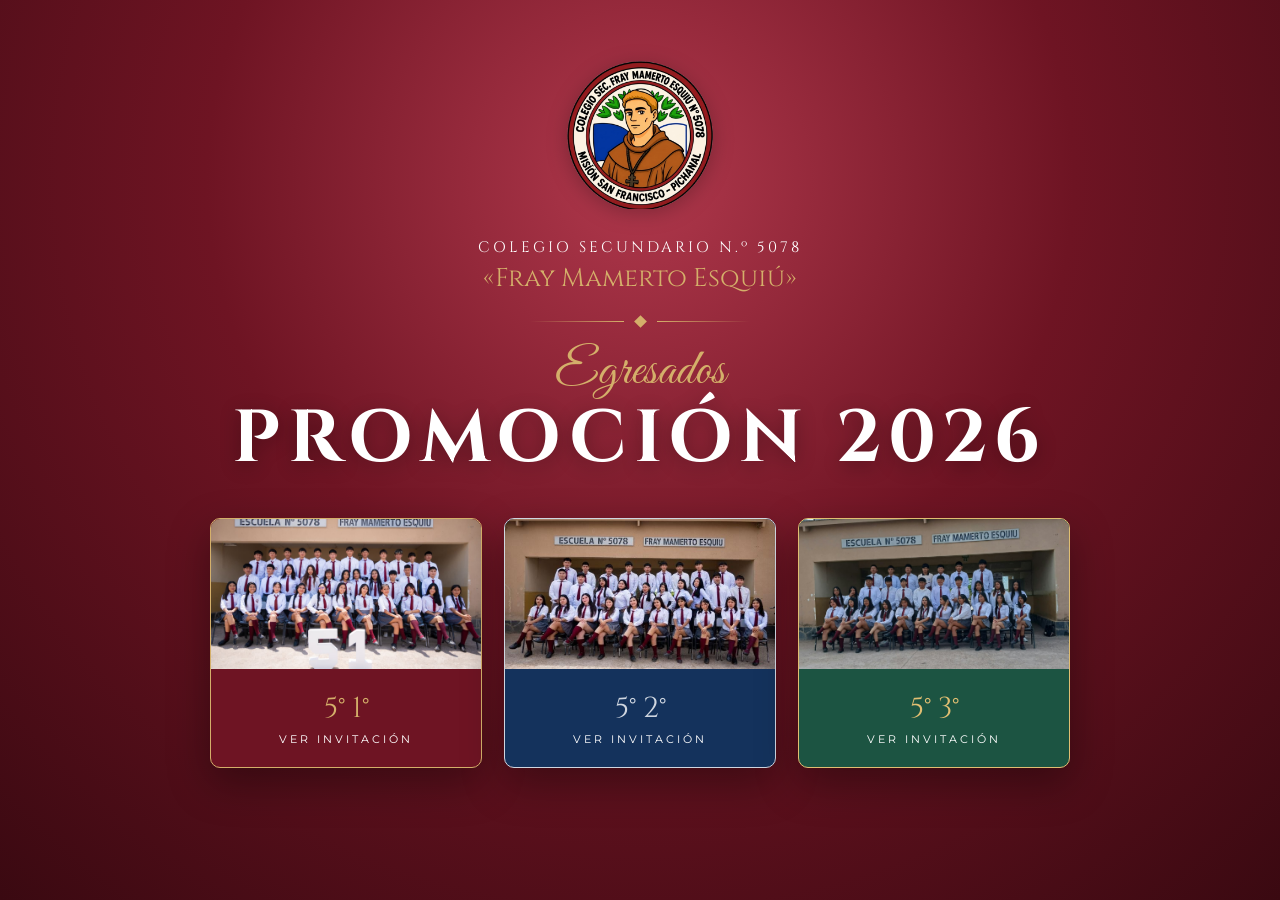
<file: index.html>
<!DOCTYPE html>
<html lang="es">
<head>
<meta charset="UTF-8">
<meta name="viewport" content="width=device-width, initial-scale=1">
<title>Egresados 2026 · Fray Mamerto Esquiú</title>
<link rel="icon" href="assets/logo.png" type="image/png">
<link rel="stylesheet" href="styles.css">
<style>
  body { overflow: auto !important; background: radial-gradient(circle at 50% 20%, #b0384c, #6e1423 45%, #3a0911); min-height: 100vh; color: #fff; }
  .wrap { max-width: 900px; margin: 0 auto; padding: 60px 20px; text-align: center; }
  .grid { display: grid; grid-template-columns: repeat(auto-fit, minmax(230px, 1fr)); gap: 22px; margin-top: 40px; }
  .card { display: block; text-decoration: none; color: #fff; border-radius: 10px; overflow: hidden; box-shadow: 0 15px 40px rgba(0,0,0,.35); transition: transform .3s; background: var(--accent); border: 1px solid var(--gold); }
  .card:hover { transform: translateY(-6px); }
  .card img { width: 100%; height: 150px; object-fit: cover; display: block; }
  .card div { padding: 18px; font-family: "Cinzel", serif; font-size: 1.8rem; color: var(--gold); }
  .card small { display: block; font-family: "Montserrat", sans-serif; font-size: .7rem; letter-spacing: 3px; color: #fff; text-transform: uppercase; }
</style>
</head>
<body>
<div class="wrap">
  <span class="logo-wrap big"><img class="logo" src="assets/logo.png" alt="Logo del colegio"></span>
  <p class="school">Colegio Secundario N.º 5078</p>
  <p class="school-name">«Fray Mamerto Esquiú»</p>
  <div class="divider"><span></span><i></i><span></span></div>
  <p class="script">Egresados</p>
  <h1 class="promo">PROMOCIÓN 2026</h1>
  <div class="grid">
    <a class="card curso-5-1" href="5-1.html"><img src="assets/5-1.jpeg" alt=""><div>5° 1°<small>Ver invitación</small></div></a>
    <a class="card curso-5-2" href="5-2.html"><img src="assets/5-2.jpeg" alt="" style="object-position:center 55%"><div>5° 2°<small>Ver invitación</small></div></a>
    <a class="card curso-5-3" href="5-3.html"><img src="assets/5-3.jpeg" alt=""><div>5° 3°<small>Ver invitación</small></div></a>
  </div>
</div>
</body>
</html>
</file>
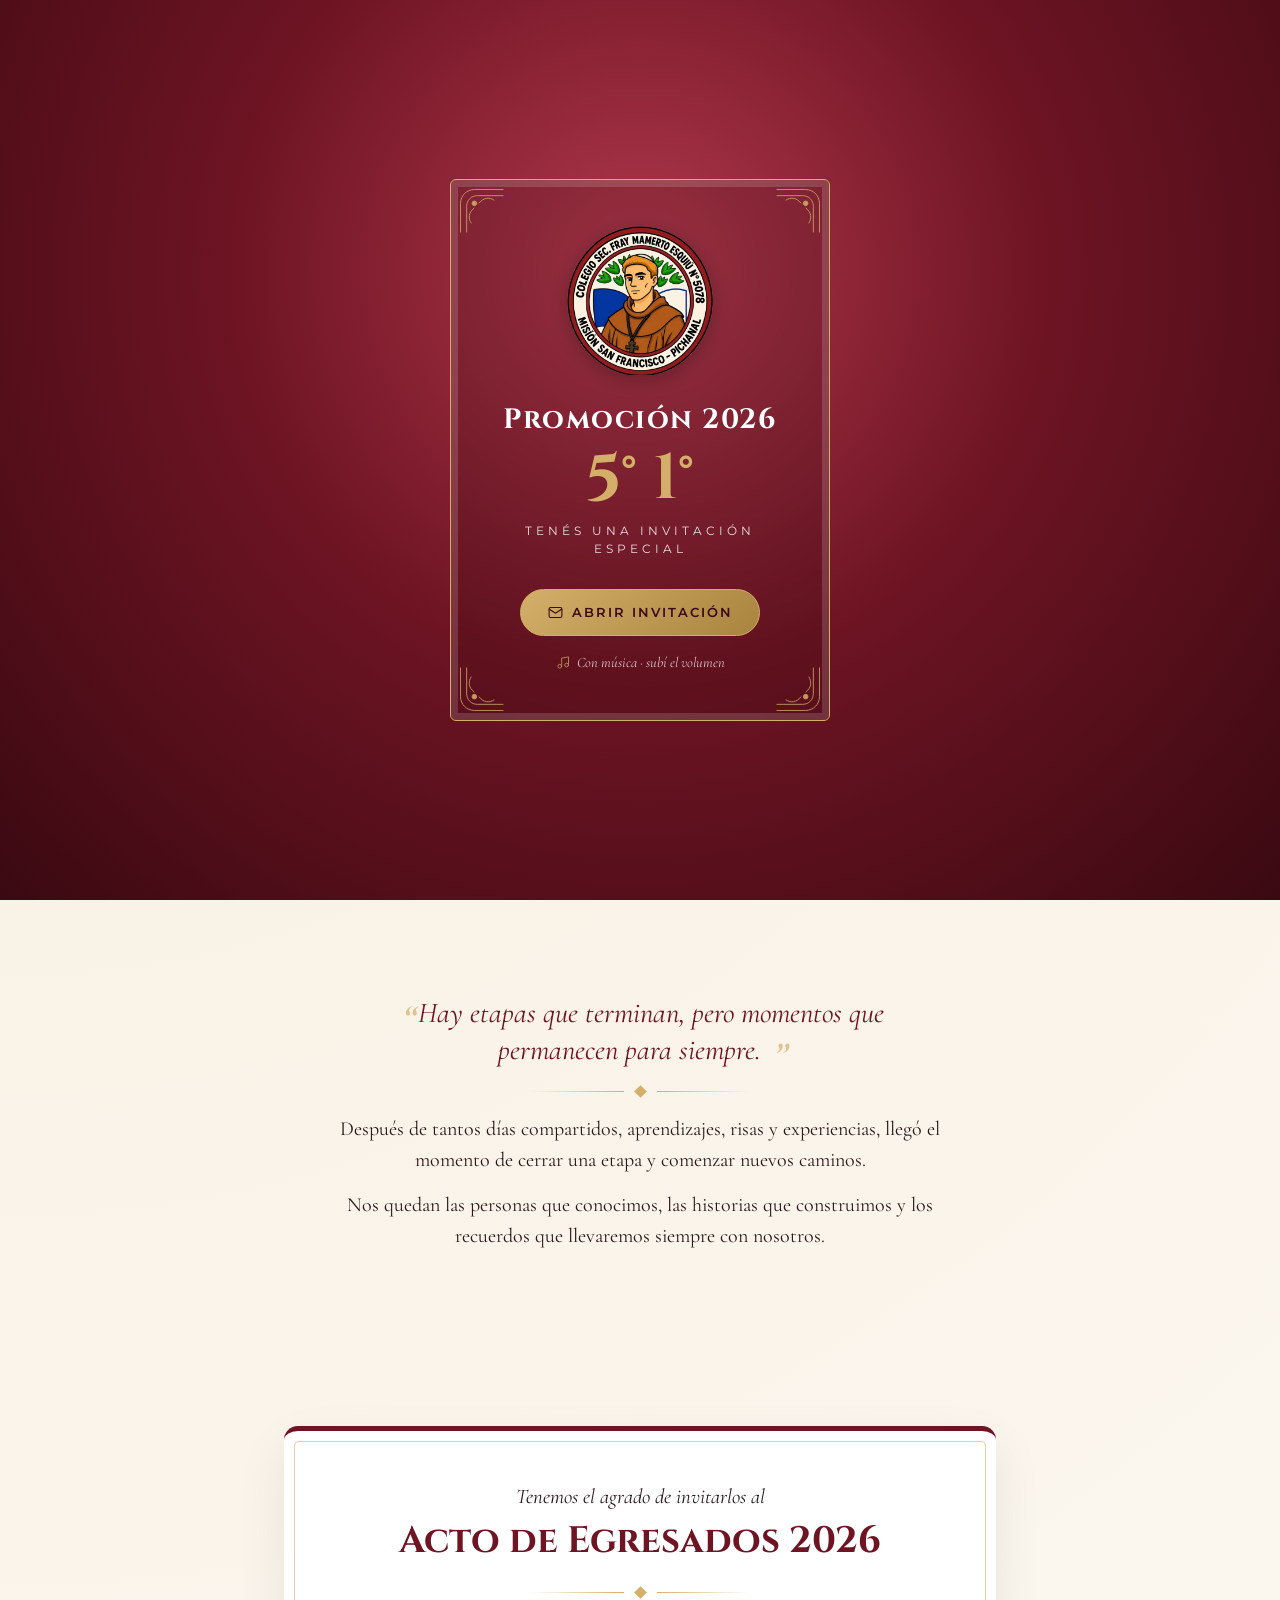
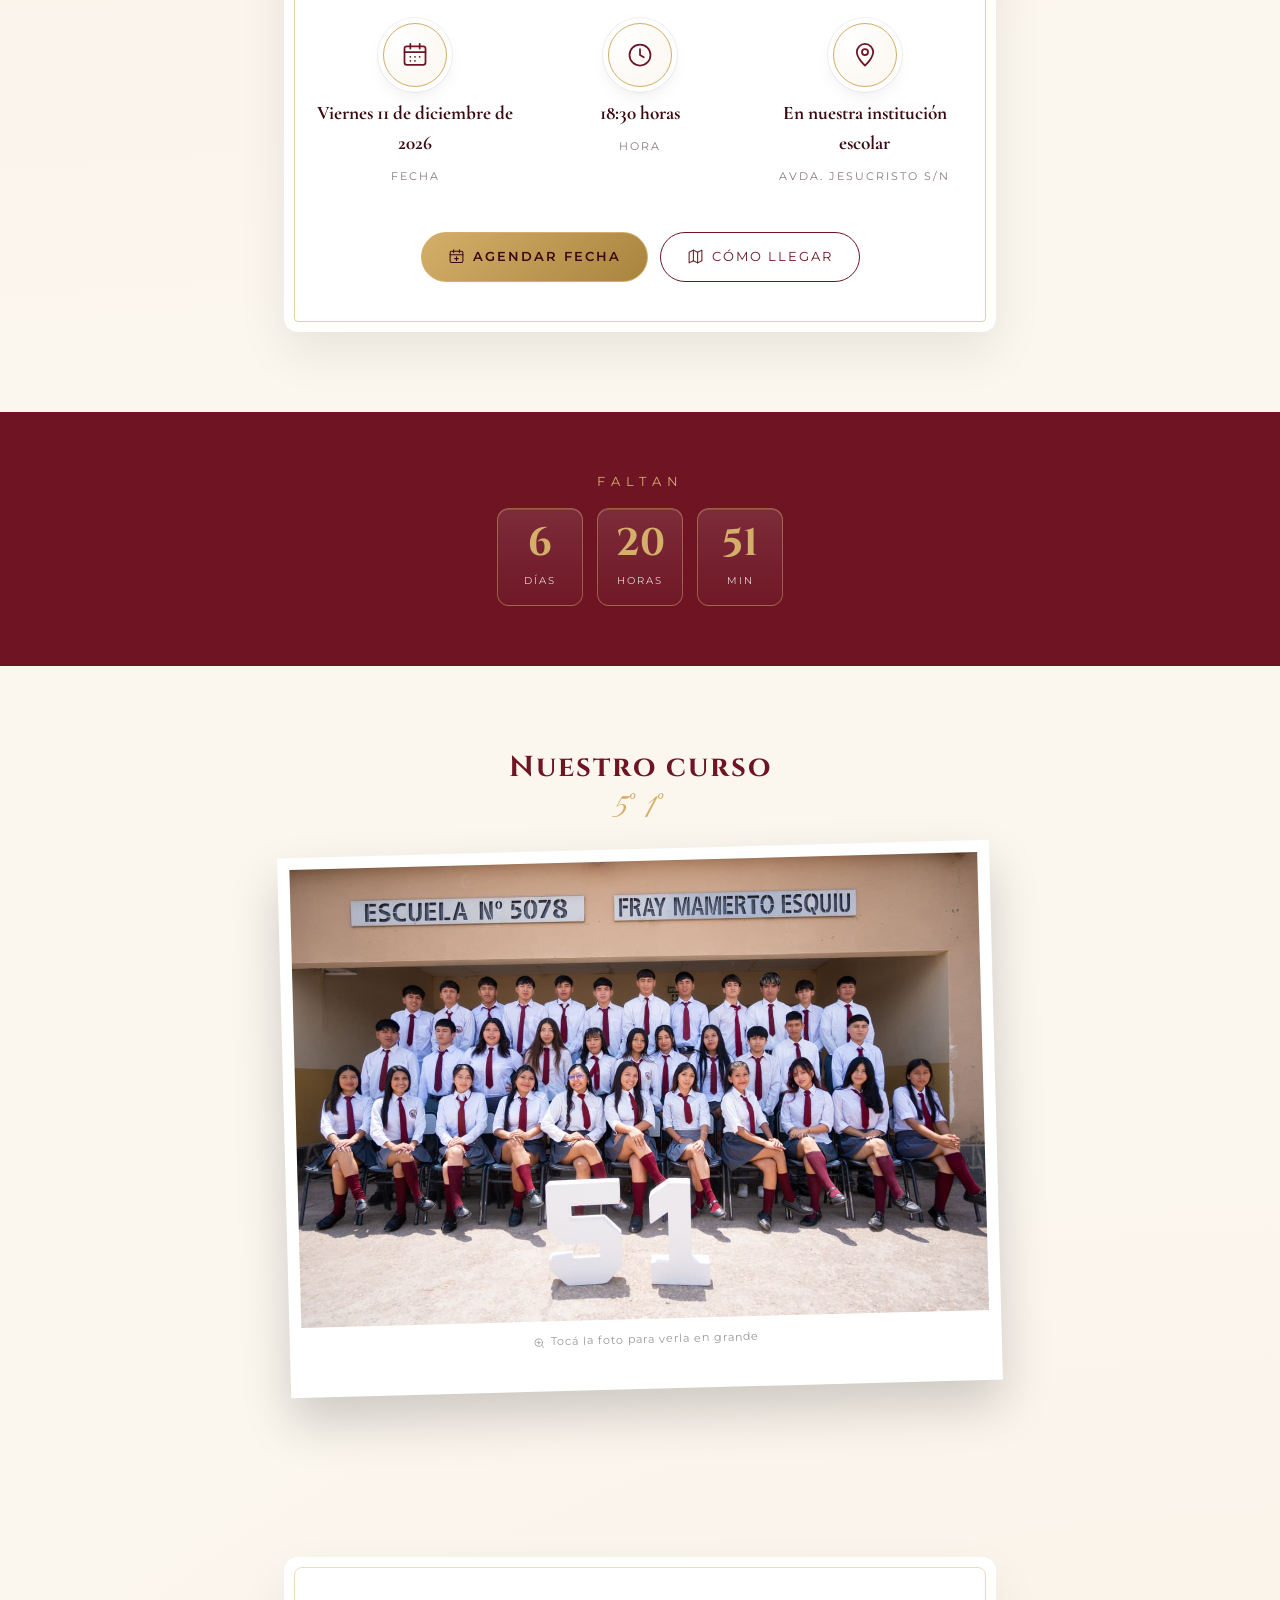
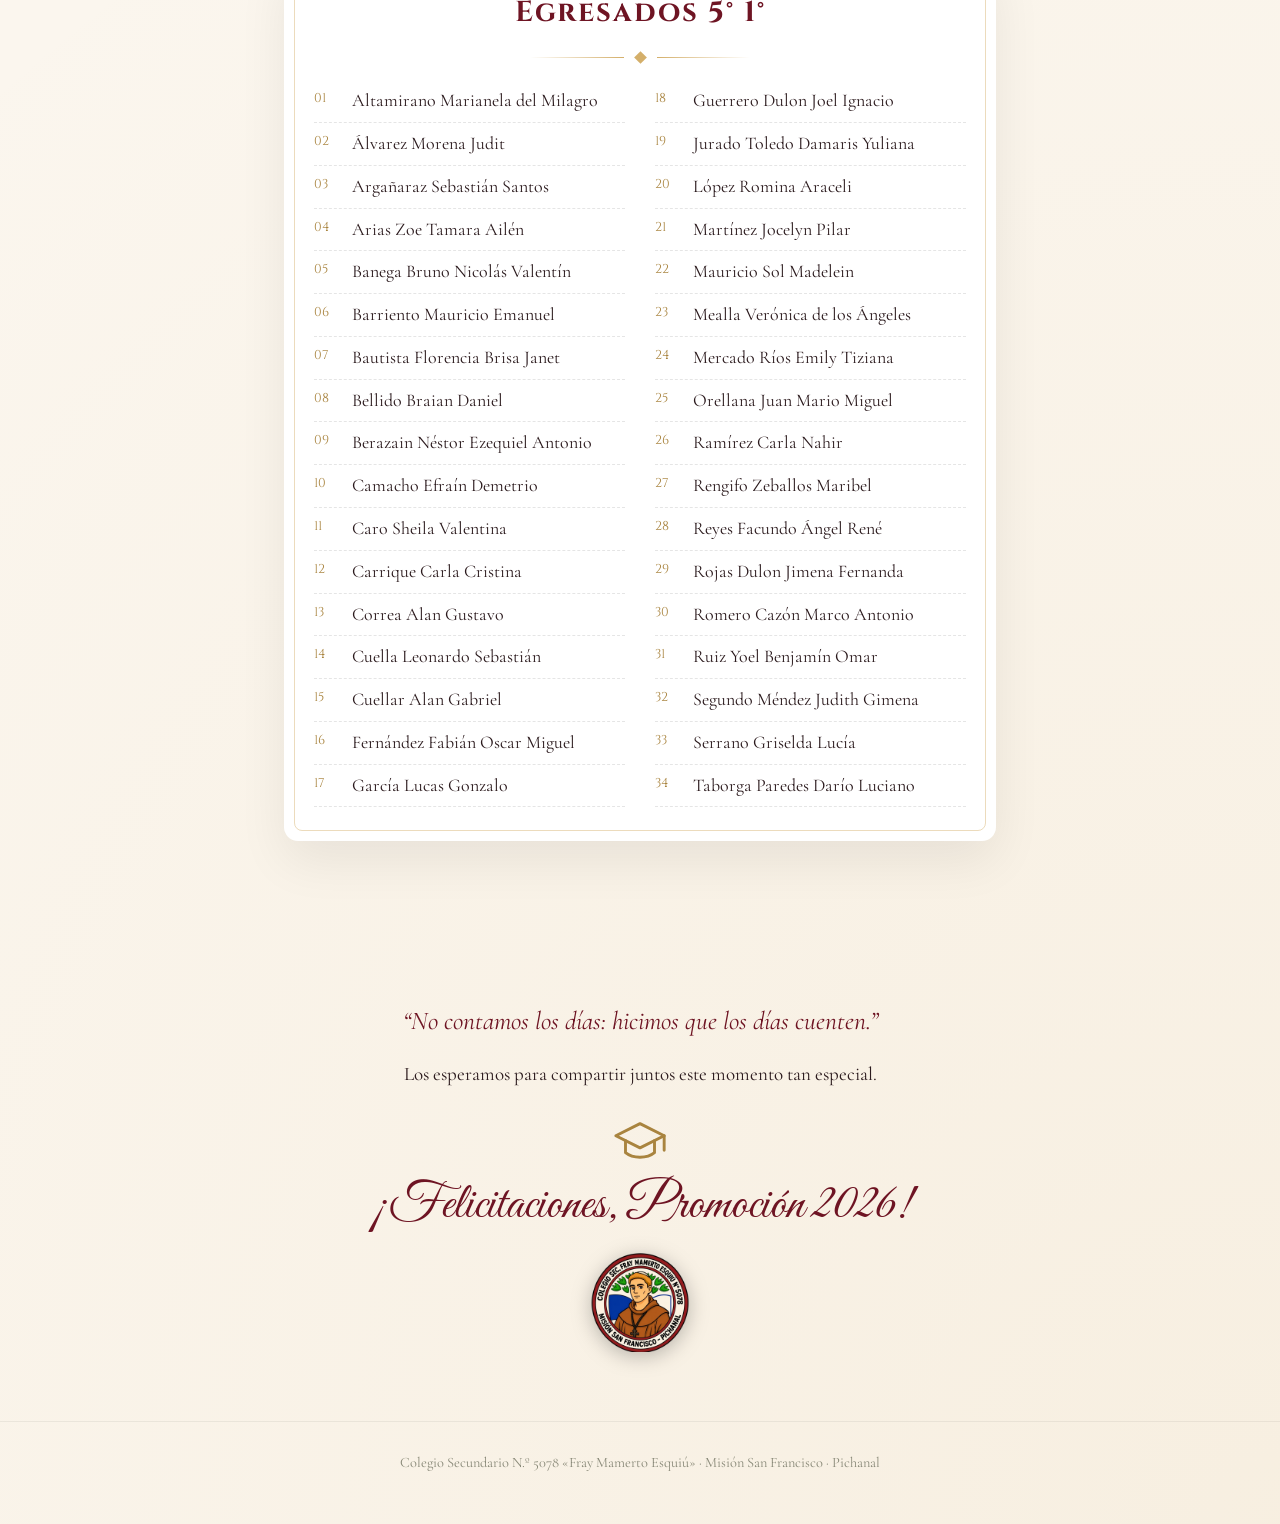
<file: 5-1.html>
﻿<!DOCTYPE html>
<html lang="es">
<head>
<meta charset="UTF-8">
<meta name="viewport" content="width=device-width, initial-scale=1">
<title>Invitación Egresados 2026</title>
<meta name="description" content="Acto de Egresados 2026 - Colegio Secundario N.º 5078 Fray Mamerto Esquiú">
<link rel="icon" href="assets/logo.png" type="image/png">
<link rel="stylesheet" href="styles.css">
<script>window.CURSO = "5-1";</script>
</head>
<body>
<div id="app"></div>
<script src="data.js"></script>
<script src="app.js"></script>
</body>
</html>
</file>
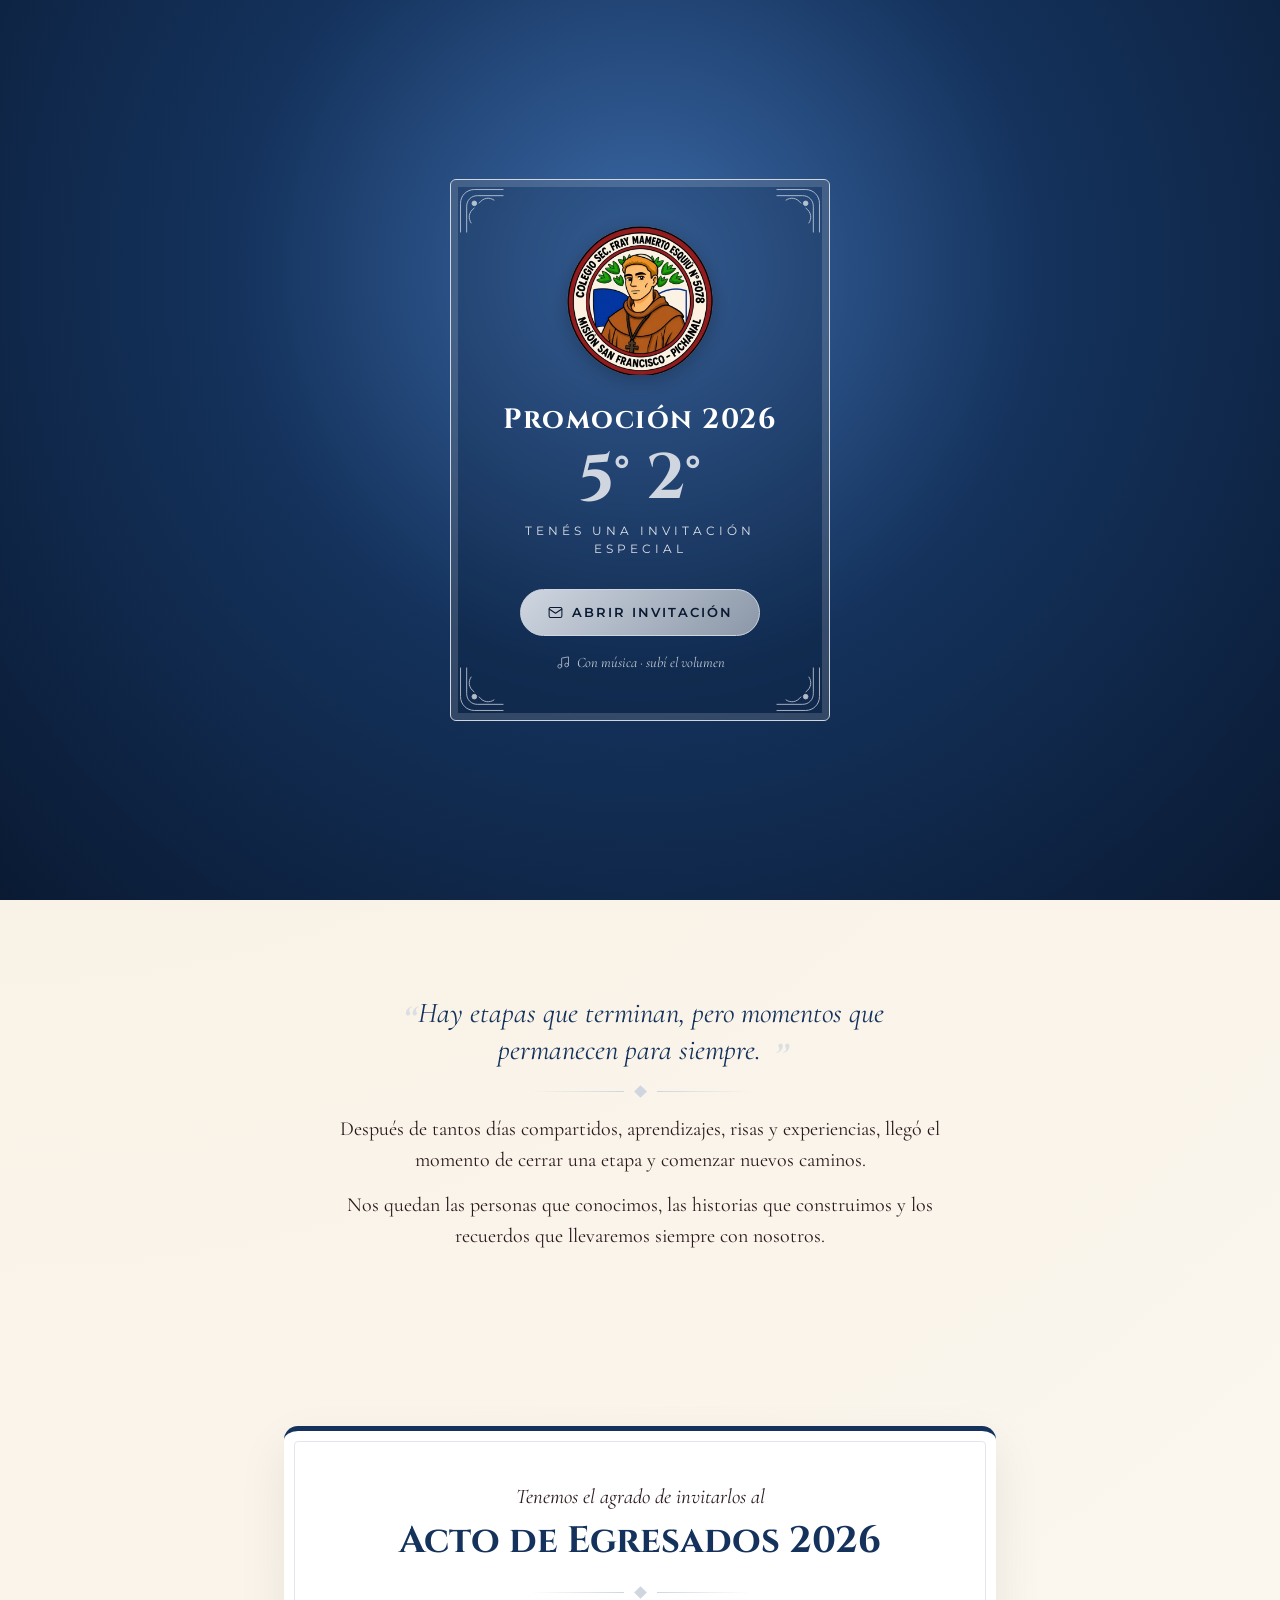
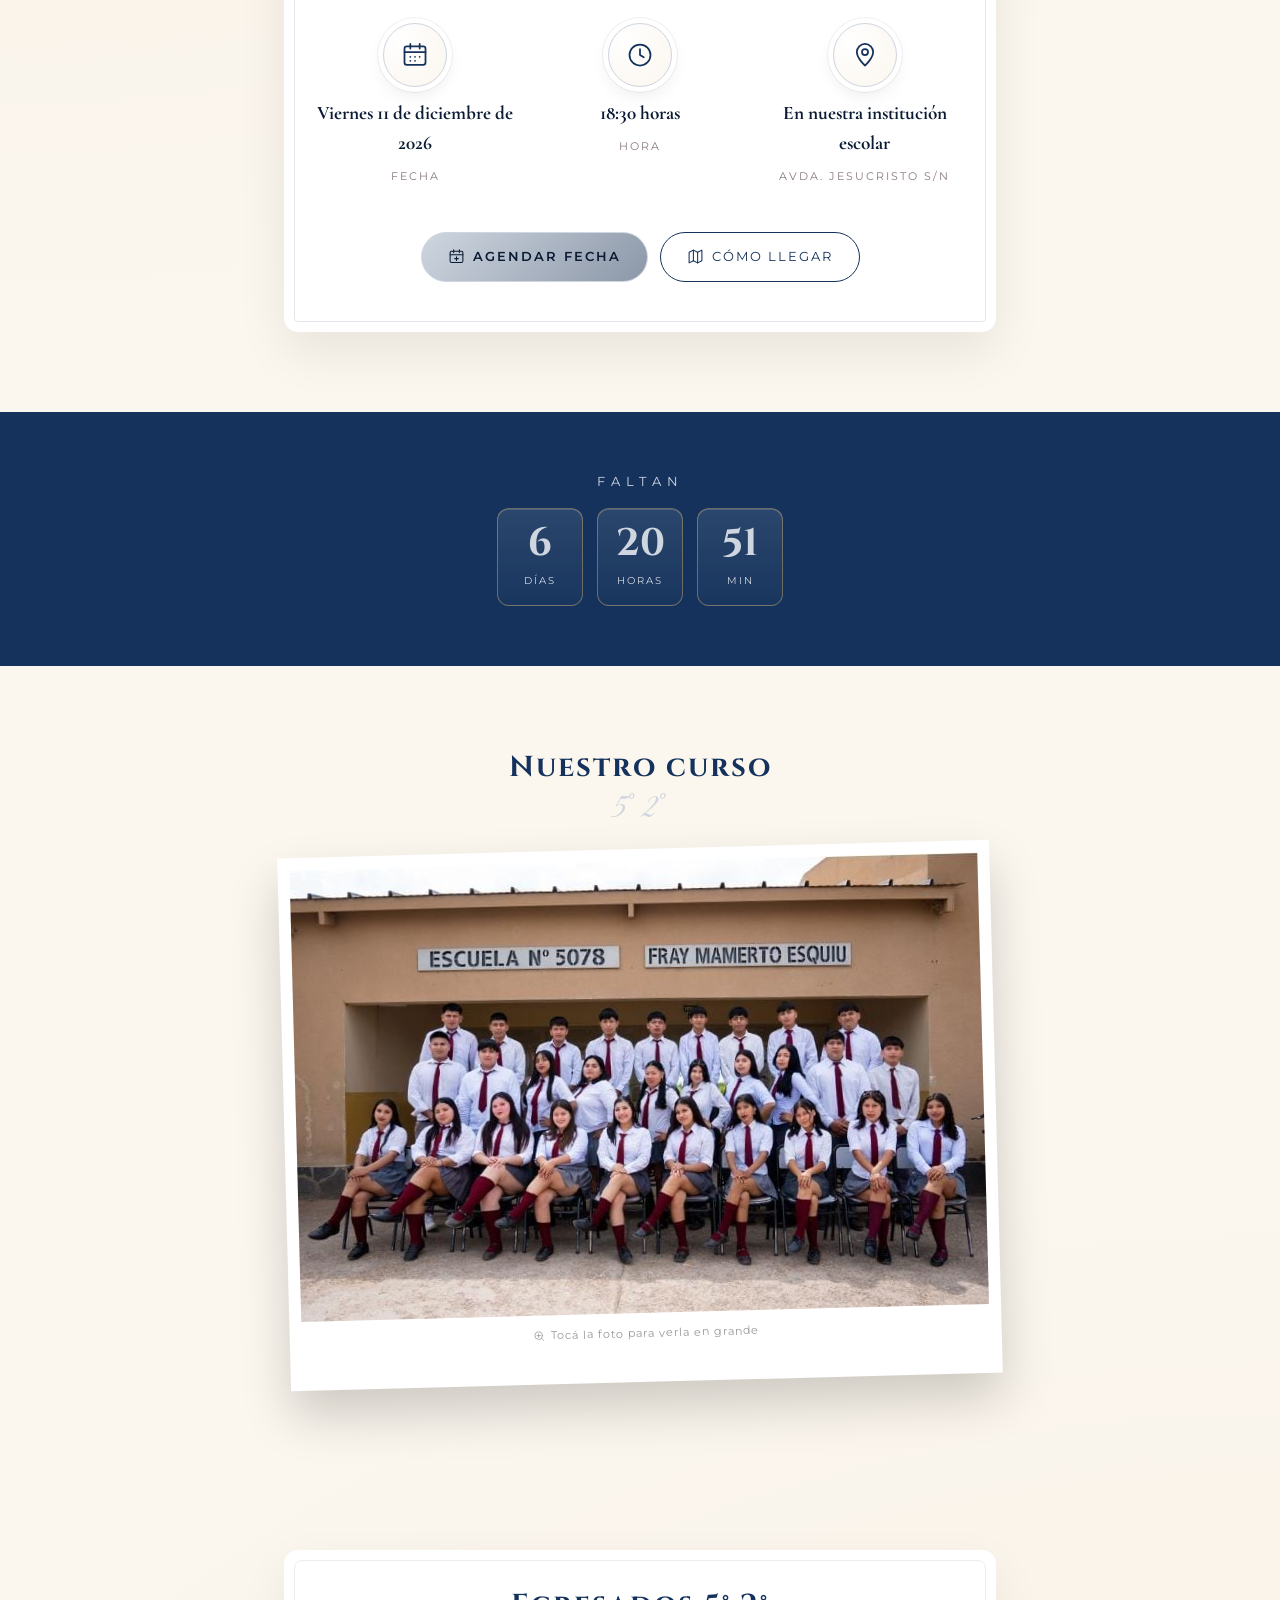
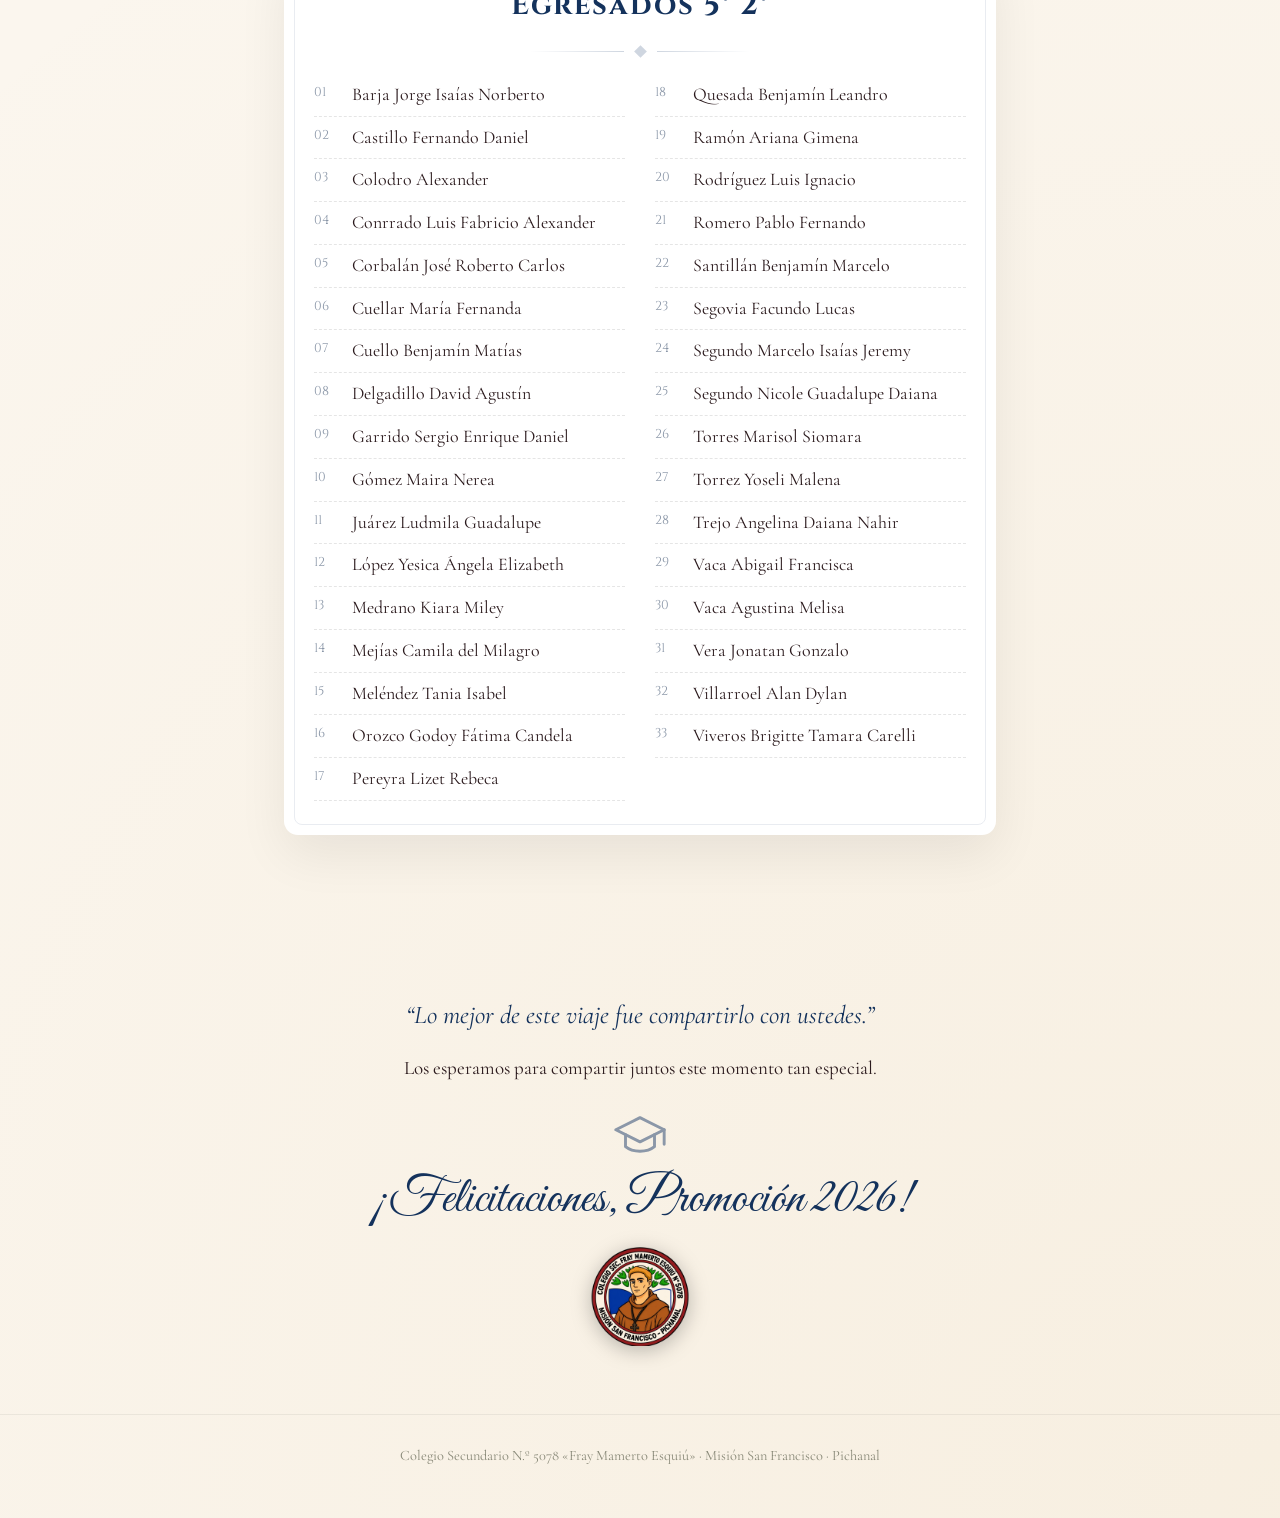
<file: 5-2.html>
﻿<!DOCTYPE html>
<html lang="es">
<head>
<meta charset="UTF-8">
<meta name="viewport" content="width=device-width, initial-scale=1">
<title>Invitación Egresados 2026</title>
<meta name="description" content="Acto de Egresados 2026 - Colegio Secundario N.º 5078 Fray Mamerto Esquiú">
<link rel="icon" href="assets/logo.png" type="image/png">
<link rel="stylesheet" href="styles.css">
<script>window.CURSO = "5-2";</script>
</head>
<body>
<div id="app"></div>
<script src="data.js"></script>
<script src="app.js"></script>
</body>
</html>
</file>
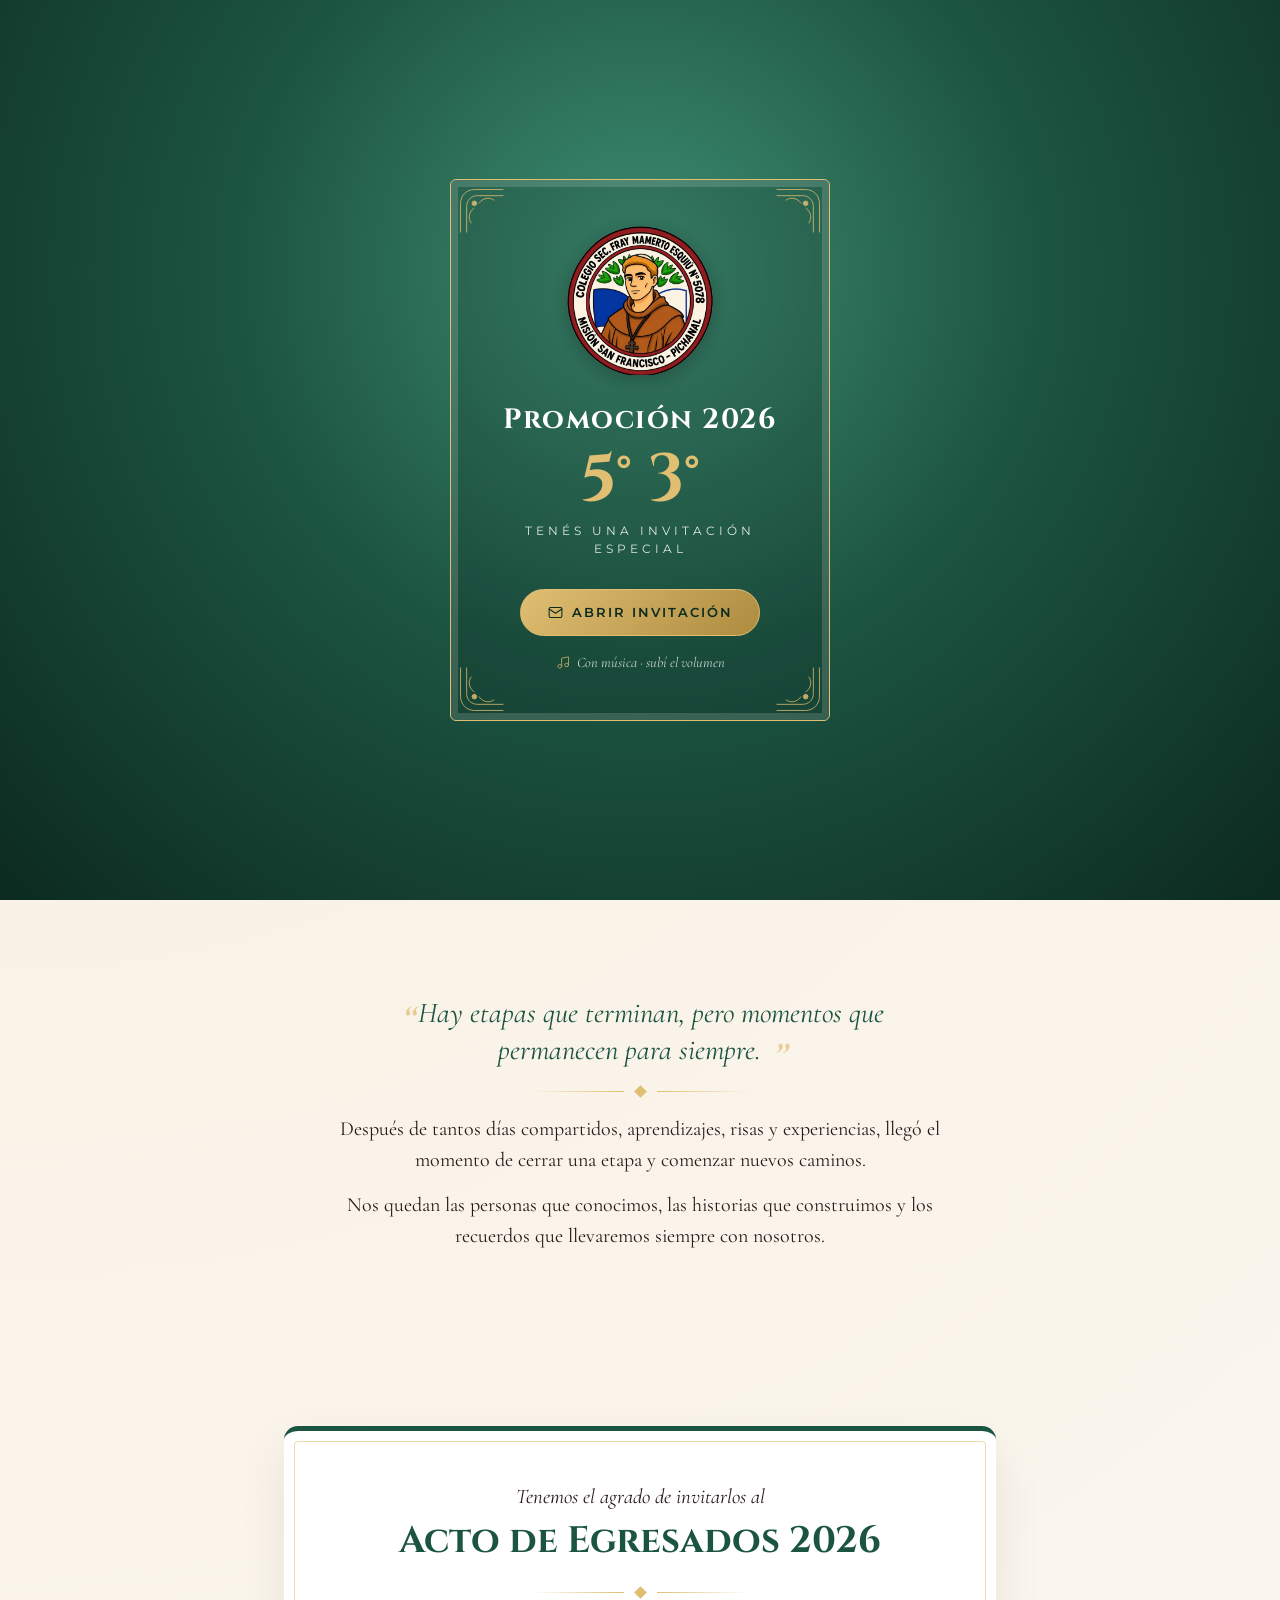
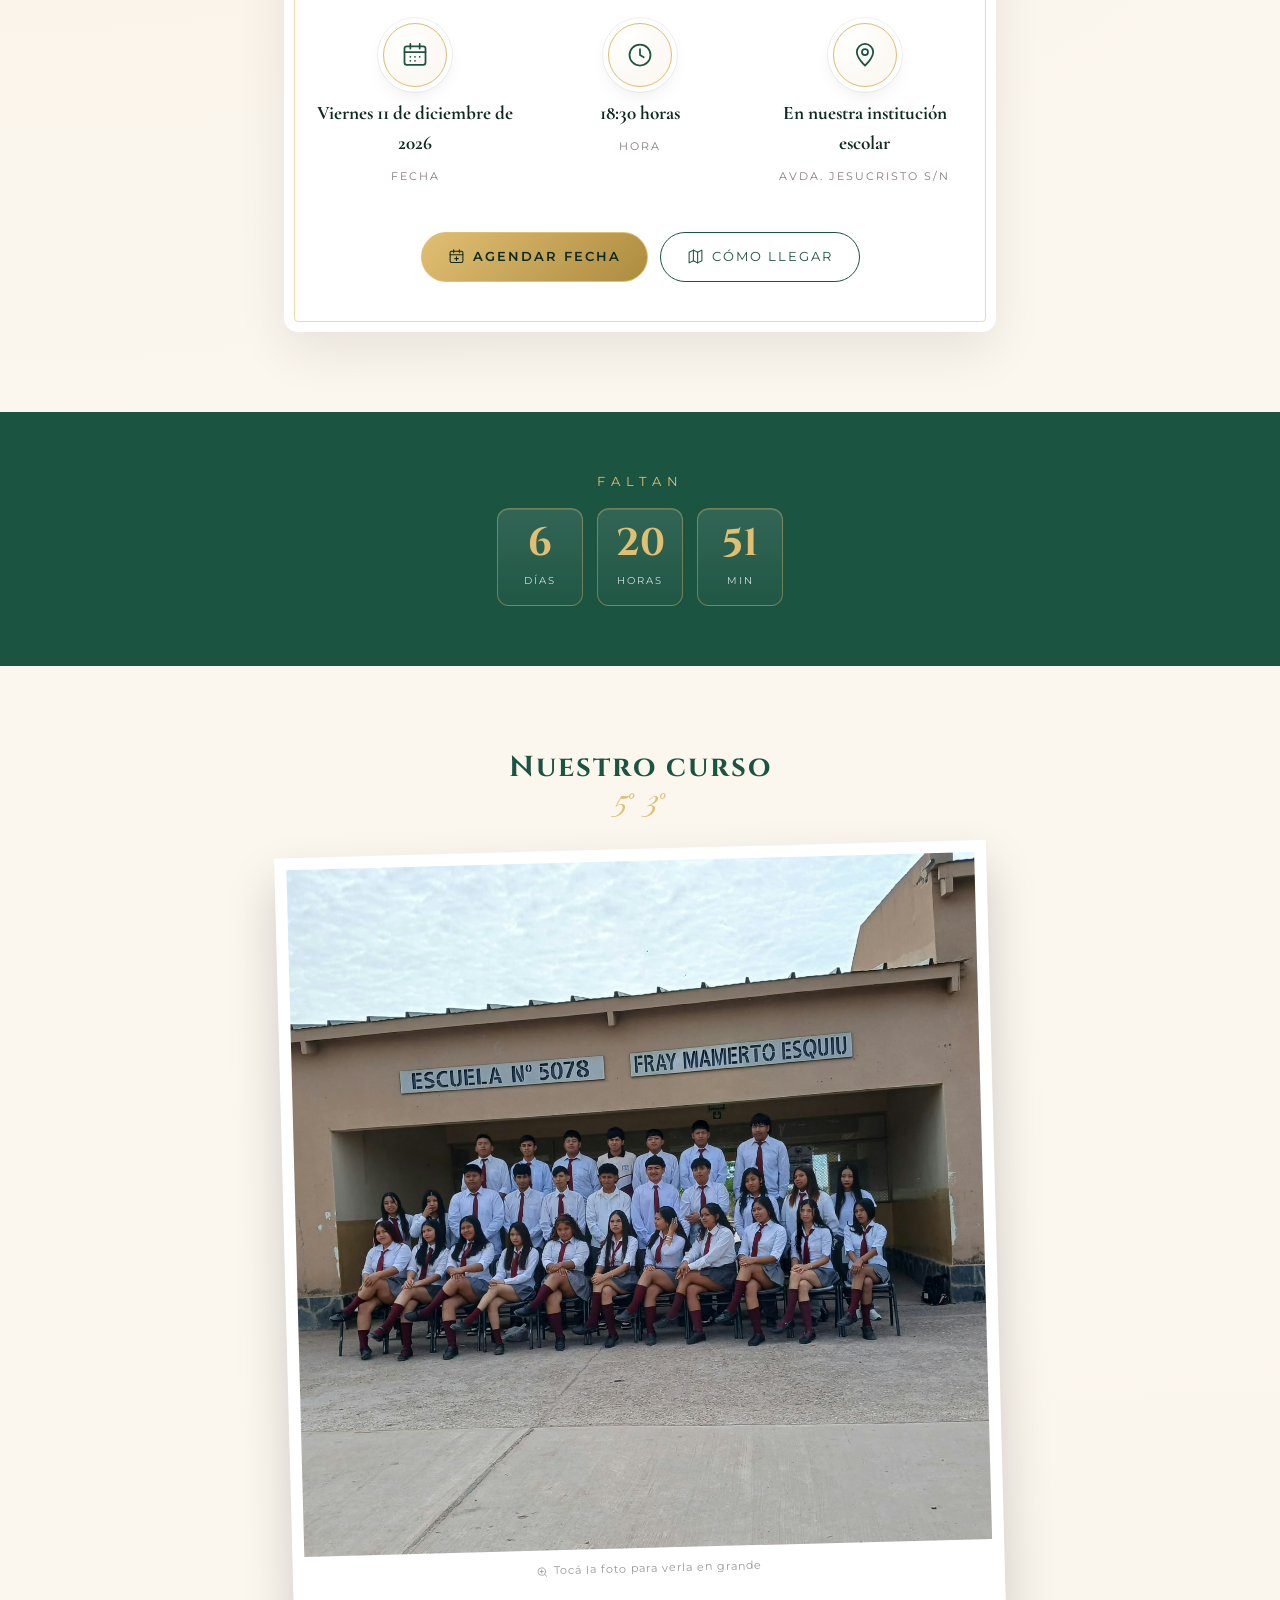
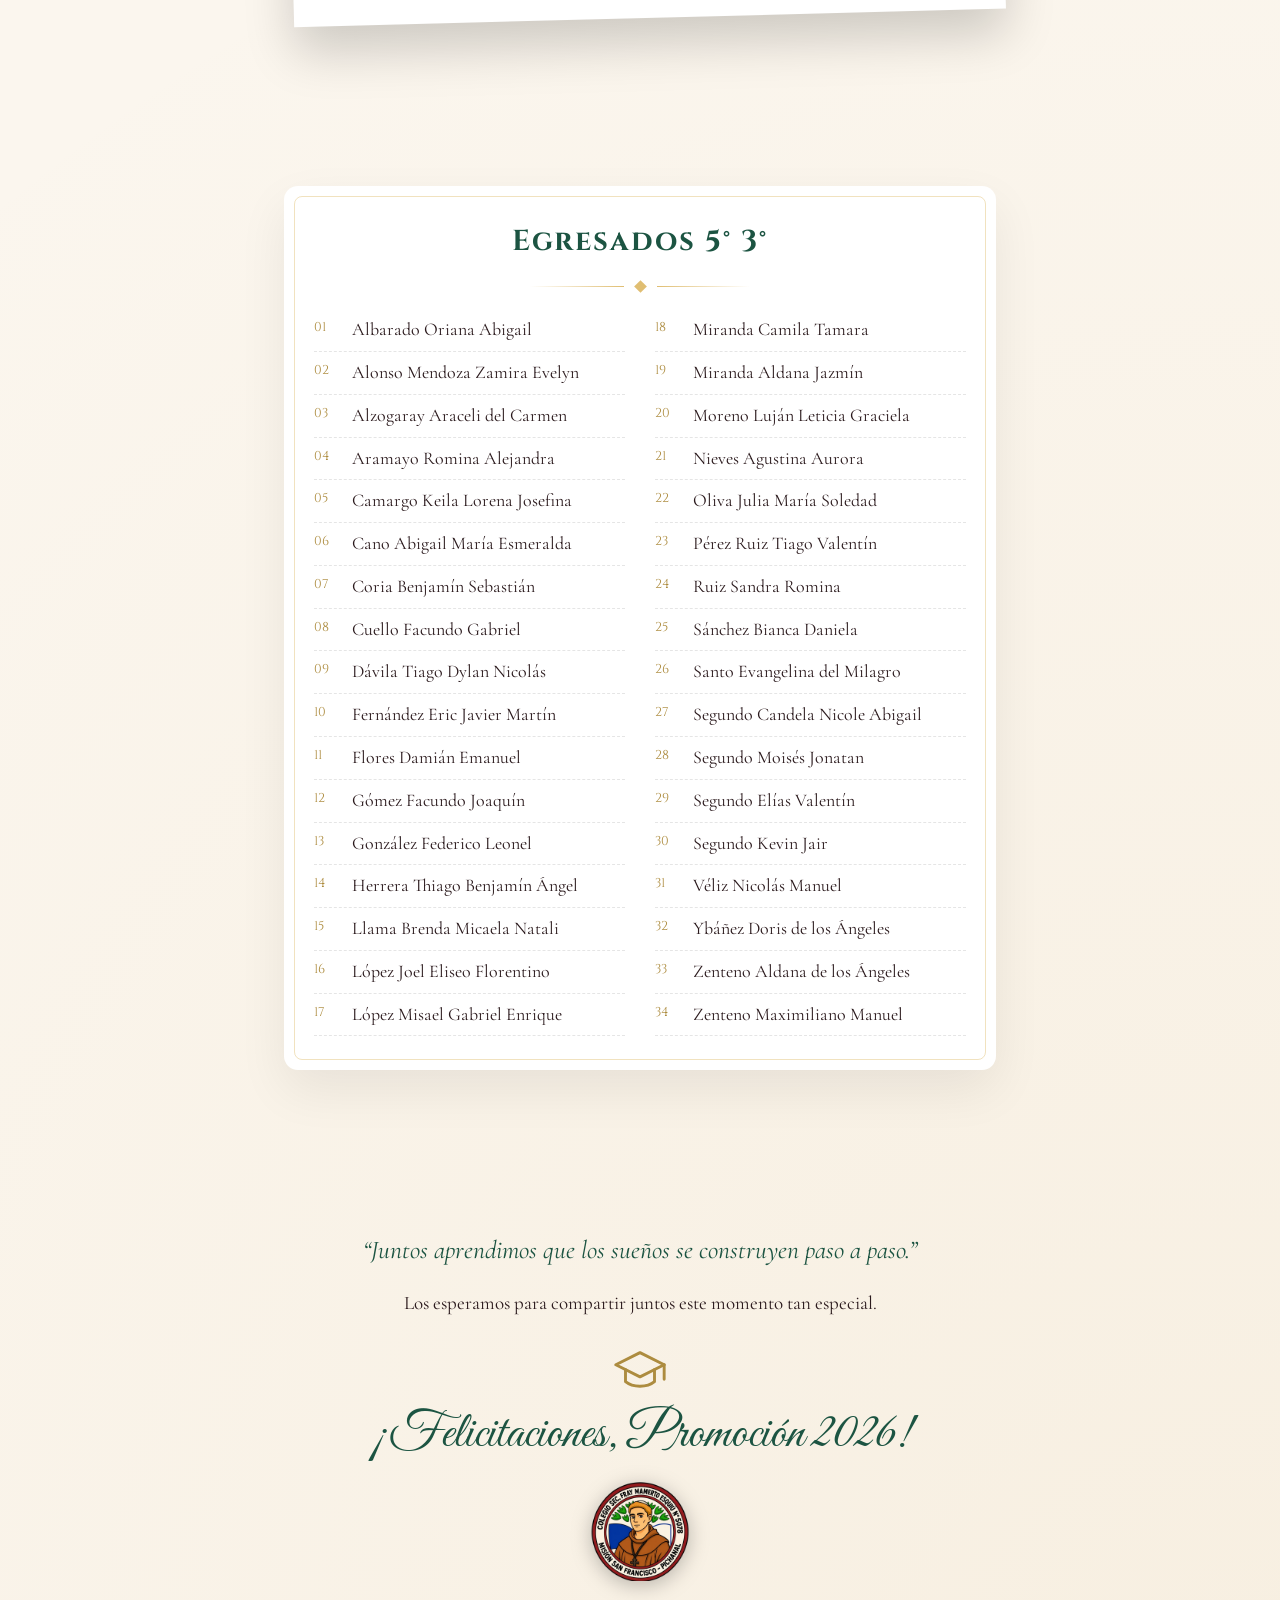
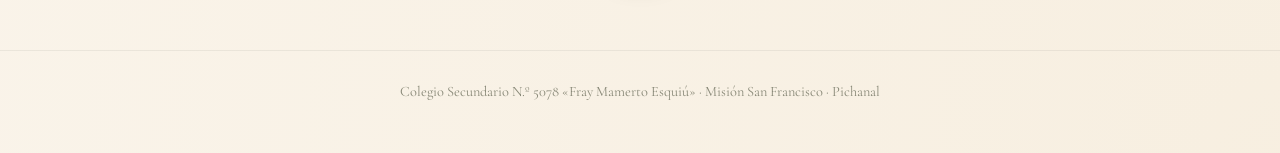
<file: 5-3.html>
﻿<!DOCTYPE html>
<html lang="es">
<head>
<meta charset="UTF-8">
<meta name="viewport" content="width=device-width, initial-scale=1">
<title>Invitación Egresados 2026</title>
<meta name="description" content="Acto de Egresados 2026 - Colegio Secundario N.º 5078 Fray Mamerto Esquiú">
<link rel="icon" href="assets/logo.png" type="image/png">
<link rel="stylesheet" href="styles.css">
<script>window.CURSO = "5-3";</script>
</head>
<body>
<div id="app"></div>
<script src="data.js"></script>
<script src="app.js"></script>
</body>
</html>
</file>
<file: styles.css>
@import url("https://fonts.googleapis.com/css2?family=Cinzel:wght@400;600;700&family=Great+Vibes&family=Cormorant+Garamond:ital,wght@0,400;0,500;0,600;1,400&family=Montserrat:wght@300;400;600&display=swap");

:root {
  --accent: #6e1423;        /* bordó (colores del uniforme) */
  --accent-dark: #3d0a13;
  --accent-light: #b0384c;
  --gold: #d4af6a;
  --gold-dark: #a9843f;
  --cream: #fbf6ee;
  --ink: #2b1a1d;
}
/* Cada curso tiene su propia paleta */
.curso-5-1 { --accent: #6e1423; --accent-dark: #3a0911; --accent-light: #b0384c; --gold: #d4af6a; --gold-dark: #a9843f; }
.curso-5-2 { --accent: #14325c; --accent-dark: #0a1a33; --accent-light: #3c6aa8; --gold: #cfd6e0; --gold-dark: #8b97a8; }
.curso-5-3 { --accent: #1c5442; --accent-dark: #0c2a20; --accent-light: #3e8d72; --gold: #e0be72; --gold-dark: #ad8c3f; }

* { box-sizing: border-box; margin: 0; padding: 0; }
html { scroll-behavior: smooth; }
body {
  font-family: "Cormorant Garamond", Georgia, serif;
  color: var(--ink);
  background: var(--cream);
  font-size: 19px;
  line-height: 1.55;
  overflow-x: hidden;
}
body:not(.opened) { overflow: hidden; }
.print-sheet { display: none; }

/* ---------- Comunes ---------- */
.logo-wrap { display: inline-flex; justify-content: center; align-items: center; width: 100px; height: 100px; }
.logo-wrap.big { width: 150px; height: 150px; }
.logo-wrap img.logo { max-width: 100%; max-height: 100%; object-fit: contain; filter: drop-shadow(0 4px 10px rgba(0,0,0,.25)); }
.crest { width: 100%; height: 100%; filter: drop-shadow(0 4px 10px rgba(0,0,0,.3)); }

.divider { display: flex; align-items: center; justify-content: center; gap: 12px; margin: 18px auto; width: 220px; max-width: 70%; }
.divider span { flex: 1; height: 1px; background: linear-gradient(90deg, transparent, var(--gold)); }
.divider span:last-child { background: linear-gradient(90deg, var(--gold), transparent); }
.divider i { width: 9px; height: 9px; background: var(--gold); transform: rotate(45deg); }

.script { font-family: "Great Vibes", cursive; font-size: 3.2rem; line-height: 1.1; color: var(--gold); }
.script.small { font-size: 2.2rem; }

.icon { width: 1.15em; height: 1.15em; flex-shrink: 0; vertical-align: -0.18em; }
.btn .icon { width: 17px; height: 17px; }
.btn {
  display: inline-flex; align-items: center; gap: 8px; cursor: pointer;
  font-family: "Montserrat", sans-serif; font-size: .8rem; letter-spacing: 2px; text-transform: uppercase;
  padding: 14px 26px; border-radius: 40px; text-decoration: none; border: 1px solid var(--gold);
  transition: transform .2s, box-shadow .2s, background .2s;
}
.btn:hover { transform: translateY(-2px); box-shadow: 0 8px 20px rgba(0,0,0,.2); }
.btn-gold { background: linear-gradient(135deg, var(--gold), var(--gold-dark)); color: var(--accent-dark); font-weight: 600; }
.btn-outline { background: transparent; color: var(--accent); border-color: var(--accent); }
.btn.small { padding: 10px 20px; font-size: .7rem; }

/* ---------- Intro (sobre) ---------- */
.intro {
  position: fixed; inset: 0; z-index: 50; display: grid; place-items: center; padding: 20px;
  background: radial-gradient(circle at 50% 30%, var(--accent-light), var(--accent) 45%, var(--accent-dark));
  transition: opacity .9s ease, visibility .9s;
}
.intro.hide { opacity: 0; visibility: hidden; }
.intro-card {
  text-align: center; color: #fff; padding: 46px 34px; max-width: 380px; width: 100%;
  border: 1px solid var(--gold); border-radius: 6px; position: relative;
  box-shadow: inset 0 0 0 6px transparent, inset 0 0 0 7px rgba(255,255,255,.15);
  animation: float 4s ease-in-out infinite;
}
.intro-small { font-family: "Montserrat", sans-serif; text-transform: uppercase; letter-spacing: 4px; font-size: .72rem; opacity: .85; margin: 12px 0; }
.intro-course { font-family: "Cinzel", serif; font-size: 4rem; color: var(--gold); line-height: 1; margin: 6px 0 10px; }
.intro .icon { width: 1.15em; height: 1.15em; flex-shrink: 0; vertical-align: -0.18em; }
.btn .icon { width: 17px; height: 17px; }
.btn { margin-top: 18px; }
.intro-hint { font-size: .9rem; opacity: .75; margin-top: 16px; font-style: italic; display: flex; align-items: center; justify-content: center; gap: 6px; }
.intro-hint .icon { width: 15px; height: 15px; color: var(--gold); }
@keyframes float { 50% { transform: translateY(-8px); } }

/* ---------- Hero ---------- */
.hero {
  min-height: 100vh; display: flex; flex-direction: column; align-items: center; justify-content: center;
  text-align: center; padding: 60px 20px; color: #fff; position: relative; overflow: hidden;
  background:
    radial-gradient(ellipse at top, rgba(255,255,255,.12), transparent 60%),
    linear-gradient(160deg, var(--accent-light) 0%, var(--accent) 40%, var(--accent-dark) 100%);
}
.hero::before, .hero::after {
  content: ""; position: absolute; inset: 18px; border: 1px solid var(--gold); opacity: .55; pointer-events: none;
}
.hero::after { inset: 26px; opacity: .25; }
.school { font-family: "Cinzel", serif; letter-spacing: 3px; font-size: .95rem; margin-top: 18px; text-transform: uppercase; }
.school-name { font-family: "Cinzel", serif; font-size: 1.6rem; color: var(--gold); }
.promo { font-family: "Cinzel", serif; font-weight: 700; font-size: clamp(2.6rem, 10vw, 4.6rem); letter-spacing: .1em; line-height: 1.05; text-shadow: 0 4px 20px rgba(0,0,0,.3); }
body[class*="curso"] .promo { font-size: clamp(3rem, 11.5vw, 5.3rem); }
.yt-hidden { position: fixed; left: -300px; bottom: 0; width: 200px; height: 200px; opacity: 0; pointer-events: none; overflow: hidden; }
.intro-promo { font-family: "Cinzel", serif; font-weight: 700; font-size: 1.75rem; letter-spacing: 1.5px; color: #fff; margin: 14px 0 4px; }
.course-badge {
  margin-top: 22px; font-family: "Cinzel", serif; font-size: 2rem; color: var(--accent-dark);
  background: linear-gradient(135deg, var(--gold), var(--gold-dark)); padding: 8px 34px; border-radius: 50px;
  box-shadow: 0 10px 30px rgba(0,0,0,.35);
}
.scroll-down { position: absolute; bottom: 44px; left: 50%; transform: translateX(-50%); display: flex; flex-direction: column; align-items: center; gap: 6px; color: var(--gold); text-decoration: none; opacity: .9; z-index: 2; }
.scroll-down .mouse { width: 24px; height: 38px; border: 1.5px solid var(--gold); border-radius: 14px; position: relative; }
.scroll-down .mouse i { position: absolute; left: 50%; top: 7px; width: 3px; height: 7px; margin-left: -1.5px; border-radius: 2px; background: var(--gold); animation: wheel 1.8s infinite; }
.scroll-down .icon { width: 20px; height: 20px; animation: chev 1.8s infinite; }
@keyframes wheel { 0% { opacity: 1; transform: translateY(0); } 80%,100% { opacity: 0; transform: translateY(12px); } }
@keyframes chev { 0%,100% { opacity: .3; transform: translateY(-3px); } 50% { opacity: 1; transform: translateY(3px); } }
.sparkles { position: absolute; inset: 0; pointer-events: none; }
.sparkles i { position: absolute; width: 6px; height: 6px; background: var(--gold); border-radius: 50%; box-shadow: 0 0 10px var(--gold); opacity: 0; animation: twinkle 4s infinite; }
@keyframes twinkle { 0%,100% { opacity: 0; } 50% { opacity: .9; } }

/* ---------- Secciones ---------- */
.section { max-width: 760px; margin: 0 auto; padding: 80px 24px; text-align: center; }
.section-title { font-family: "Cinzel", serif; color: var(--accent); font-size: 1.8rem; letter-spacing: 2px; }
.reveal { opacity: 0; transform: translateY(40px); transition: opacity 1s ease, transform 1s ease; }
.reveal.in { opacity: 1; transform: none; }

.text p { margin: 14px auto; max-width: 600px; font-size: 1.25rem; }
.text .lead { font-size: 1.8rem; font-style: italic; color: var(--accent); line-height: 1.3; }

.invite-card {
  background: #fff; border-radius: 8px; padding: 50px 28px; position: relative;
  box-shadow: 0 20px 50px rgba(0,0,0,.08); border-top: 5px solid var(--accent);
}
.invite-card::before { content: ""; position: absolute; inset: 10px; border: 1px solid var(--gold); border-radius: 4px; pointer-events: none; opacity: .6; }
.invite-text { font-size: 1.3rem; font-style: italic; }
.invite-title { font-family: "Cinzel", serif; color: var(--accent); font-size: clamp(1.6rem, 5vw, 2.3rem); }
.details { display: grid; gap: 18px; grid-template-columns: repeat(auto-fit, minmax(180px, 1fr)); margin: 26px 0; }
.detail { display: flex; flex-direction: column; align-items: center; gap: 6px; }
.detail .ic { width: 64px; height: 64px; border-radius: 50%; display: grid; place-items: center; color: var(--accent); background: radial-gradient(circle at 30% 30%, #fff, var(--cream)); border: 1px solid var(--gold); box-shadow: 0 0 0 5px #fff, 0 0 0 6px rgba(0,0,0,.06), 0 8px 18px rgba(0,0,0,.08); margin-bottom: 6px; }
.detail .ic .icon { width: 28px; height: 28px; }
.detail b { display: block; font-size: 1.2rem; color: var(--accent-dark); }
.detail small { font-family: "Montserrat", sans-serif; font-size: .7rem; letter-spacing: 2px; text-transform: uppercase; color: #8a7a7c; }
.actions { display: flex; gap: 12px; justify-content: center; flex-wrap: wrap; position: relative; }

.countdown { background: var(--accent); color: #fff; max-width: none; padding: 60px 20px; }
.countdown .label { font-family: "Montserrat", sans-serif; letter-spacing: 6px; text-transform: uppercase; font-size: .8rem; color: var(--gold); }
.cd { display: flex; justify-content: center; gap: 14px; margin-top: 16px; flex-wrap: wrap; }
.cd div { min-width: 80px; padding: 14px 8px; border: 1px solid rgba(255,255,255,.25); border-radius: 8px; background: rgba(255,255,255,.06); }
.cd b { display: block; font-family: "Cinzel", serif; font-size: 2.4rem; line-height: 1; color: var(--gold); }
.cd span { font-family: "Montserrat", sans-serif; font-size: .65rem; letter-spacing: 2px; text-transform: uppercase; }
.today { font-family: "Cinzel", serif; font-size: 1.8rem; color: var(--gold); }

.photo-frame { margin: 20px auto 0; padding: 12px 12px 40px; background: #fff; box-shadow: 0 25px 50px rgba(0,0,0,.18); transform: rotate(-1.5deg); cursor: zoom-in; transition: transform .4s; }
.photo-frame:hover { transform: rotate(0) scale(1.02); }
.photo-frame img { width: 100%; display: block; }
.photo-frame figcaption { font-family: "Montserrat", sans-serif; font-size: .7rem; letter-spacing: 1px; color: #999; margin-top: 12px; display: flex; align-items: center; justify-content: center; gap: 6px; }

.names-list { list-style: none; columns: 2; column-gap: 30px; text-align: left; counter-reset: n; margin-top: 10px; }
.names-list li { counter-increment: n; break-inside: avoid; padding: 7px 0 7px 38px; position: relative; border-bottom: 1px dashed rgba(0,0,0,.1); font-size: 1.12rem; }
.names-list li::before { content: counter(n, decimal-leading-zero); position: absolute; left: 0; top: 9px; font-family: "Cinzel", serif; font-size: .8rem; color: var(--gold-dark); }

.closing { padding-bottom: 60px; }
.closing .quote { font-size: 1.6rem; font-style: italic; color: var(--accent); margin-bottom: 18px; }
.closing .script { color: var(--accent); margin: 6px 0 18px; }
.cap-ic { margin: 26px auto 0; width: 58px; height: 58px; color: var(--gold-dark); }
.cap-ic .icon { width: 100%; height: 100%; stroke-width: 1.2; }
.foot { text-align: center; padding: 30px 20px 50px; font-size: .9rem; color: #887; border-top: 1px solid rgba(0,0,0,.06); }
.foot p { margin: 0; }

/* ---------- Botón de música ---------- */
.music {
  position: fixed; right: 18px; bottom: 18px; z-index: 40; width: 56px; height: 56px; border-radius: 50%;
  border: 2px solid var(--gold); background: var(--accent); color: var(--gold); font-size: 1.4rem; cursor: pointer;
  box-shadow: 0 8px 22px rgba(0,0,0,.3); display: none; place-items: center;
}
body.opened .music { display: grid; }
.music .bars { display: none; }
.music .ico-off { display: grid; place-items: center; }
.music .icon { width: 22px; height: 22px; }
.music.playing::after { content: ""; position: absolute; inset: -2px; border-radius: 50%; border: 2px solid var(--gold); animation: ring 2s infinite; }
@keyframes ring { from { transform: scale(1); opacity: .7; } to { transform: scale(1.6); opacity: 0; } }
.music.playing .ico-off { display: none; }
.music.playing .bars { display: flex; gap: 3px; align-items: flex-end; height: 20px; }
.music .bars i { width: 4px; background: var(--gold); animation: eq 1s infinite ease-in-out; }
.music .bars i:nth-child(2) { animation-delay: .2s; }
.music .bars i:nth-child(3) { animation-delay: .4s; }
@keyframes eq { 0%,100% { height: 5px; } 50% { height: 20px; } }

.lightbox { position: fixed; inset: 0; z-index: 60; background: rgba(0,0,0,.92); display: none; place-items: center; padding: 20px; cursor: zoom-out; }
.lightbox.show { display: grid; }
.lightbox img { max-width: 100%; max-height: 92vh; }
.lb-close { position: absolute; top: 16px; right: 18px; width: 44px; height: 44px; border-radius: 50%; display: grid; place-items: center; color: #fff; border: 1px solid rgba(255,255,255,.4); }
.lb-close .icon { width: 22px; height: 22px; }

.confetti { position: fixed; top: -12px; width: 8px; height: 14px; z-index: 55; pointer-events: none; animation: fall linear forwards; }
@keyframes fall { to { top: 105vh; transform: rotate(720deg) translateX(40px); } }

@media (max-width: 560px) {
  body { font-size: 17px; }
  .names-list { columns: 1; }
  .section { padding: 60px 18px; }
  .countdown { padding: 48px 14px; }
  .cd { flex-wrap: nowrap; gap: 8px; }
  .cd div { min-width: 0; flex: 1; padding: 12px 4px; }
  .cd b { font-size: 1.7rem; }
  .cd span { letter-spacing: 1px; font-size: .58rem; }
}

/* ---------- Refinamientos de estilo ---------- */
body { background:
  radial-gradient(circle at 0 0, rgba(212,175,106,.10), transparent 40%),
  radial-gradient(circle at 100% 100%, rgba(212,175,106,.10), transparent 40%), var(--cream); }
.corner { position: absolute; width: 64px; height: 64px; color: var(--gold); opacity: .85; pointer-events: none; z-index: 1; }
.corner svg { width: 100%; height: 100%; }
.hero .corner.tl { top: 30px; left: 30px; }
.hero .corner.tr { top: 30px; right: 30px; transform: scaleX(-1); }
.hero .corner.bl { bottom: 30px; left: 30px; transform: scaleY(-1); }
.hero .corner.br { bottom: 30px; right: 30px; transform: scale(-1); }
.intro-card .corner { width: 46px; height: 46px; }
.intro-card .corner.tl { top: 8px; left: 8px; }
.intro-card .corner.tr { top: 8px; right: 8px; transform: scaleX(-1); }
.intro-card .corner.bl { bottom: 8px; left: 8px; transform: scaleY(-1); }
.intro-card .corner.br { bottom: 8px; right: 8px; transform: scale(-1); }
.intro-card { background: rgba(0,0,0,.12); backdrop-filter: blur(2px); }
.hero > *:not(.sparkles):not(.corner):not(.scroll-down) { position: relative; z-index: 2; }
body.static .reveal { opacity: 1; transform: none; }
body.static .hero { min-height: 900px; }
.hero .logo-wrap { animation: glow 4s ease-in-out infinite; border-radius: 50%; }
@keyframes glow { 50% { filter: drop-shadow(0 0 18px rgba(212,175,106,.55)); } }
.course-badge { border: 1px solid rgba(255,255,255,.5); letter-spacing: 2px; }

.text { position: relative; }
.text .lead::before, .text .lead::after { font-family: "Cinzel", serif; color: var(--gold); font-size: 3rem; line-height: 0; vertical-align: -0.45em; opacity: .7; }
.text .lead::before { content: "“"; margin-right: 6px; }
.text .lead::after { content: "”"; margin-left: 6px; }

.btn-outline:hover { background: var(--accent); color: #fff; }
.invite-card { border-radius: 14px; }

.cd div { min-width: 86px; padding: 16px 8px 12px; border: 1px solid rgba(212,175,106,.45); border-radius: 12px;
  background: linear-gradient(180deg, rgba(255,255,255,.10), rgba(255,255,255,.02)); box-shadow: inset 0 1px 0 rgba(255,255,255,.15); }
.cd span { opacity: .8; }

.names-card { background: #fff; border-radius: 14px; padding: 34px 30px; margin-top: 8px; box-shadow: 0 20px 50px rgba(0,0,0,.07); position: relative; }
.names-card::before { content: ""; position: absolute; inset: 10px; border: 1px solid var(--gold); border-radius: 8px; opacity: .45; pointer-events: none; }
.names-list li { transition: color .2s, padding-left .2s; }
.names-list li:hover { color: var(--accent); padding-left: 44px; }

.foot .btn { margin: 0 auto; }

/* =================================================================
   IMPRESIÓN: hoja A4 apaisada. Se dobla al medio (dos mitades A5).
   ================================================================= */
@page { size: A4 landscape; margin: 0; }
@media print {
  html, body { background: #fff; width: 297mm; height: 210mm; }
  body { overflow: visible !important; font-size: 10pt; -webkit-print-color-adjust: exact; print-color-adjust: exact; }
  .web { display: none !important; }
  .print-sheet { display: flex !important; }
}
/* Vista previa en pantalla:  5-1.html?imprimir */
body.preview-print { background: #777; overflow: auto !important; }
body.preview-print .web { display: none; }
body.preview-print .print-sheet { display: flex; margin: 20px auto; box-shadow: 0 10px 40px rgba(0,0,0,.4); }
@media print { body.preview-print .print-sheet { margin: 0; box-shadow: none; } }
.print-sheet { width: 297mm; height: 210mm; overflow: hidden; background: #fff; position: relative; }
.half { width: 148.5mm; height: 210mm; padding: 8mm; }
.fold { position: absolute; left: 148.5mm; top: 0; bottom: 0; border-left: .2mm dashed #bbb; }
.p-border {
  height: 100%; border: .5mm solid var(--accent); outline: .25mm solid var(--gold); outline-offset: -2.2mm;
  padding: 7mm 9mm; text-align: center; display: flex; flex-direction: column; align-items: center; justify-content: space-between;
}
.p-invite .p-border { background: linear-gradient(180deg, #fff 0%, var(--cream) 100%); }
.p-invite p { font-size: 10pt; line-height: 1.32; margin: 0; }
.p-border .logo-wrap.p-logo { width: 25mm; height: 25mm; }
.p-school { font-family: "Cinzel", serif; font-size: 8.5pt !important; letter-spacing: 1.5px; text-transform: uppercase; }
.p-school-name { font-family: "Cinzel", serif; font-size: 12pt !important; color: var(--accent); }
.p-script { font-family: "Great Vibes", cursive; font-size: 30pt !important; line-height: 1 !important; color: var(--accent); }
.p-script.small { font-size: 19pt !important; }
.p-promo { font-family: "Cinzel", serif; font-weight: 700; font-size: 15.5pt !important; letter-spacing: 2.5px; color: var(--accent-dark); }
.p-promo.top { font-size: 16pt !important; color: var(--accent); }
.print-sheet .divider { margin: 0 auto; width: 40mm; }
.print-sheet .divider i { background: var(--gold-dark); }
.print-sheet .divider span { background: var(--gold-dark); }
.p-lead { font-style: italic; font-size: 12pt !important; color: var(--accent); }
.p-invite-text { font-style: italic; }
.p-title { font-family: "Cinzel", serif; font-weight: 700; font-size: 15pt !important; color: var(--accent); }
.p-details { display: flex; align-items: stretch; justify-content: center; gap: 4mm; width: 100%; padding: 2.5mm 0; border-top: .3mm solid var(--gold-dark); border-bottom: .3mm solid var(--gold-dark); }
.p-details div { flex: 1; font-size: 9.5pt; line-height: 1.25; }
.p-details b { display: block; font-family: "Cinzel", serif; color: var(--accent); font-size: 9pt; letter-spacing: 1px; text-transform: uppercase; margin-bottom: 1mm; }
.p-details span { display: block; }
.p-details .sep { flex: 0 0 .3mm; background: var(--gold-dark); }

.p-list .p-border { justify-content: flex-start; gap: 2.5mm; }
.p-sub { font-size: 9.5pt; font-style: italic; color: #555; margin-top: -1.5mm; }
.p-photo { flex-shrink: 0; width: 100%; height: 66mm; overflow: hidden; border: .8mm solid #fff; box-shadow: 0 0 0 .3mm var(--gold-dark); }
.p-photo img { width: 100%; height: 100%; object-fit: cover; display: block; }
.p-names {
  list-style: none; counter-reset: n; columns: 2; column-gap: 5mm; text-align: left; width: 100%;
  font-size: 8.3pt; line-height: 1.38; column-fill: balance;
}
.p-names li { counter-increment: n; break-inside: avoid; padding-left: 5.5mm; position: relative; white-space: nowrap; overflow: hidden; text-overflow: ellipsis; border-bottom: .15mm dotted #ccc; padding-top: .35mm; padding-bottom: .35mm; }
.p-names li::before { content: counter(n) "."; position: absolute; left: 0; color: var(--gold-dark); font-family: "Cinzel", serif; font-size: 7pt; top: .6mm; }
.p-quote { font-style: italic; font-size: 9.5pt; color: var(--accent); }
</file>
